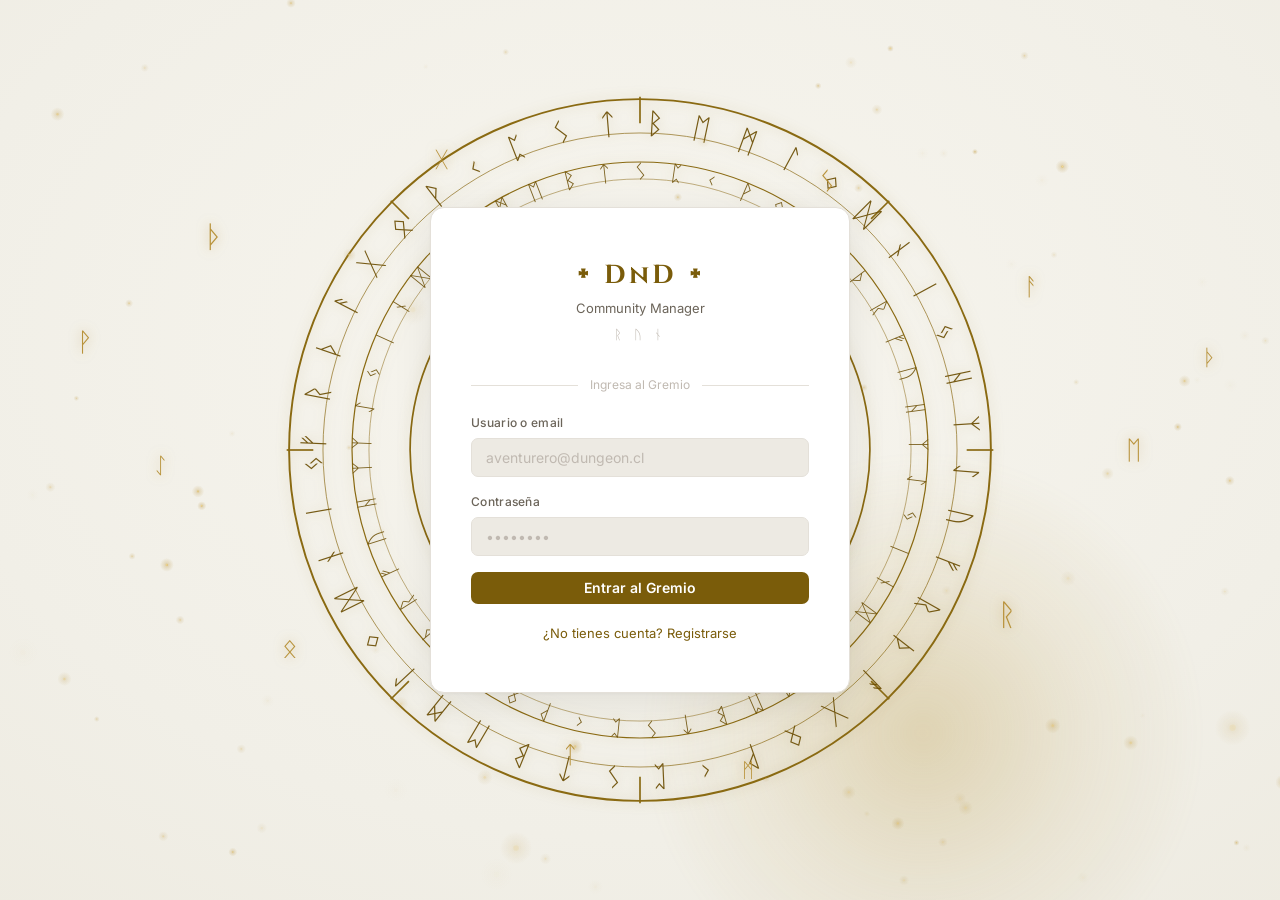
<file: index.html>
<!DOCTYPE html>
<html lang="es">
<head>
  <meta charset="UTF-8" />
  <meta name="viewport" content="width=device-width, initial-scale=1.0" />
  <title>᛭ DnD Community Manager ᛭</title>

  <!-- Google Fonts -->
  <link rel="preconnect" href="https://fonts.googleapis.com" />
  <link rel="preconnect" href="https://fonts.gstatic.com" crossorigin />
  <link href="https://fonts.googleapis.com/css2?family=Cinzel:wght@400;700&family=EB+Garamond:wght@400;500;600&family=Inter:wght@400;500;600&display=swap" rel="stylesheet" />

  <!-- Stylesheets -->
  <link rel="stylesheet" href="css/main.css?v=20260702i" />
  <link rel="stylesheet" href="css/animations.css?v=20260702i" />
  <link rel="stylesheet" href="css/components.css?v=20260702i" />
</head>
<body>
  <div id="app"></div>
  <!-- Fondo animado D&D (motas + constelaciones + runas). Expone window.DnDFondo -->
  <script src="js/dnd-fondo-animado.js?v=20260702i"></script>
  <script type="module" src="js/router.js?v=20260702i"></script>
</body>
</html>
</file>
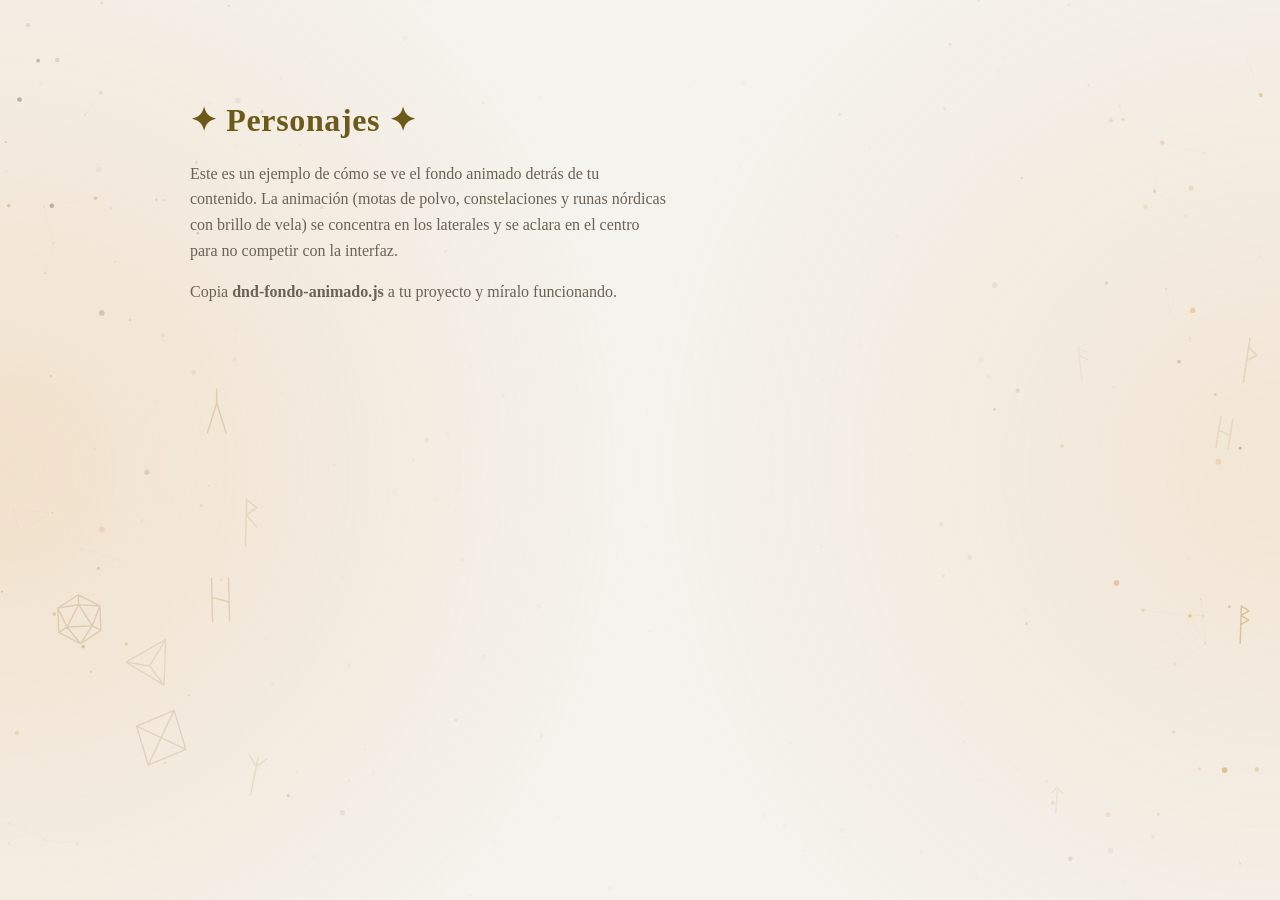
<file: assets/ejemplo_dnd-fondo-animado.html>
<!DOCTYPE html>
<html lang="es">
<head>
<meta charset="UTF-8">
<meta name="viewport" content="width=device-width, initial-scale=1.0">
<title>Fondo animado D&D — ejemplo</title>
<style>
  html, body { margin: 0; }
  /* Tu color de fondo plano va aquí (o en el contenedor). */
  body { background: #F5F3EE; min-height: 100vh; font-family: Georgia, 'Times New Roman', serif; color: #3a352c; }
  .contenido { position: relative; z-index: 1; max-width: 900px; margin: 0 auto; padding: 80px 32px; }
  h1 { color: #6b5a1a; letter-spacing: 0.02em; }
  p { color: #6a6355; line-height: 1.6; max-width: 60ch; }
</style>
</head>
<body>
  <!--
    Ejemplo 1 — Fondo de TODA la página (más simple).
    El canvas se inserta con position:fixed detrás de todo.
    Asegúrate de que tu contenido tenga position:relative y z-index >= 1
    (como .contenido de abajo) para quedar por encima de la animación.
  -->
  <div class="contenido">
    <h1>✦ Personajes ✦</h1>
    <p>Este es un ejemplo de cómo se ve el fondo animado detrás de tu contenido.
       La animación (motas de polvo, constelaciones y runas nórdicas con brillo
       de vela) se concentra en los laterales y se aclara en el centro para no
       competir con la interfaz.</p>
    <p>Copia <strong>dnd-fondo-animado.js</strong> a tu proyecto y míralo funcionando.</p>
  </div>

  <script src="dnd-fondo-animado.js"></script>
  <script>
    // Fondo de toda la ventana:
    DnDFondo.montarPantalla();

    // Si prefieres montarlo solo dentro de una sección concreta, usa esto
    // en lugar de la línea anterior:
    //   DnDFondo.montar(document.querySelector('#mi-seccion'));
    //
    // Opciones:
    //   DnDFondo.montarPantalla({ intensidad: 1.3 }); // más notorio
    //   DnDFondo.montar(el, { intensidad: 0.7 });     // más sutil
  </script>
</body>
</html>
</file>
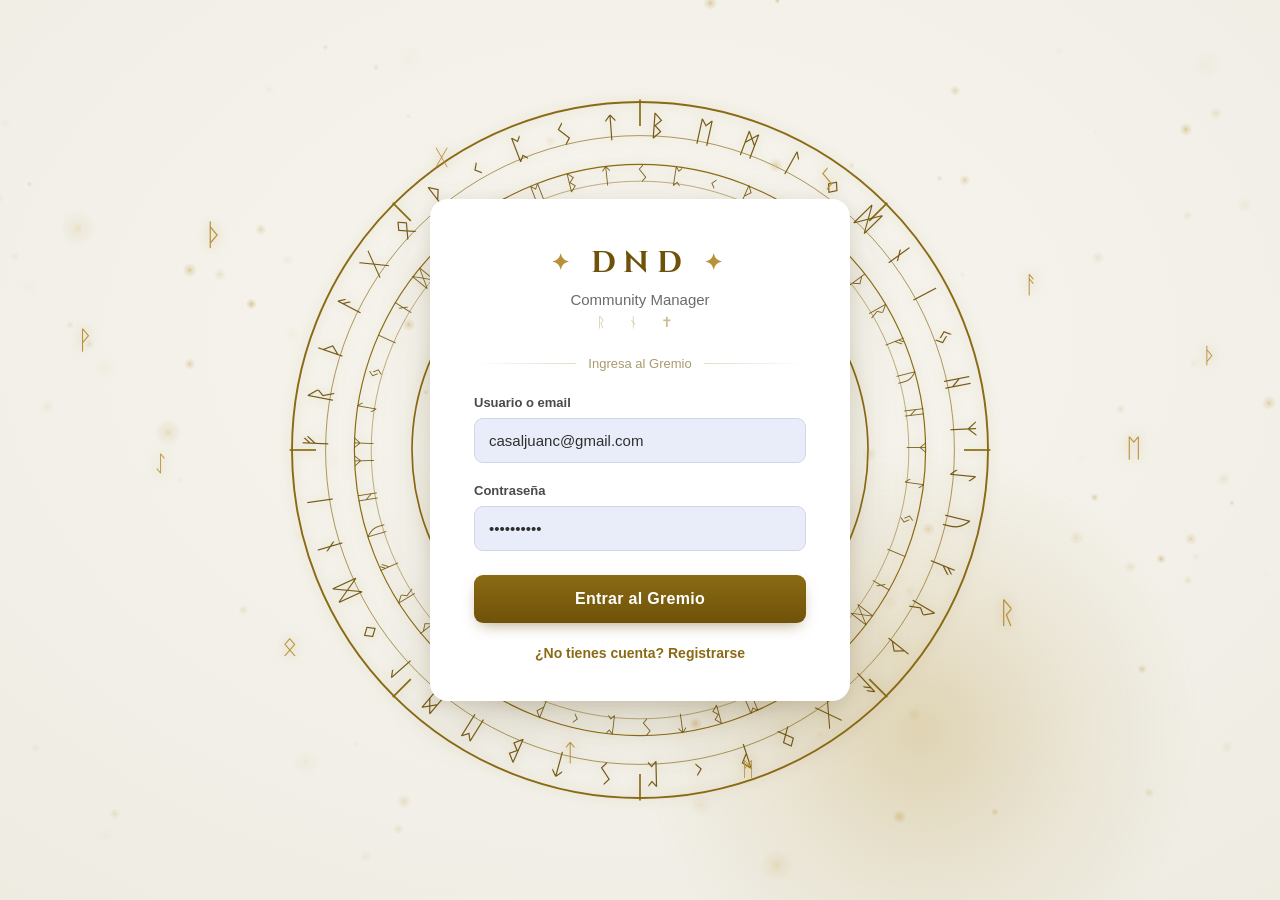
<file: assets/fondo-magico.html>
<!DOCTYPE html>
<html lang="es">
<head>
<meta charset="utf-8">
<meta name="viewport" content="width=device-width, initial-scale=1">
<title>DND Community Manager — Login</title>

<!-- ============================================================
     FUENTE (Cinzel para el logo y las runas). Opcional pero recomendada.
     ============================================================ -->
<link rel="preconnect" href="https://fonts.googleapis.com">
<link rel="preconnect" href="https://fonts.gstatic.com" crossorigin>
<link href="https://fonts.googleapis.com/css2?family=Cinzel:wght@500;600;700&display=swap" rel="stylesheet">

<style>
  * { box-sizing: border-box; }
  html, body { margin: 0; padding: 0; }

  /* ============================================================
     FONDO MÁGICO  ·  copia este bloque <style> completo a tu app
     ============================================================ */

  .dnd-scene {
    position: relative;
    width: 100%;
    min-height: 100vh;
    overflow: hidden;
    background: radial-gradient(120% 120% at 50% 38%, #f7f5ee 0%, #f1efe7 46%, #e9e5d8 100%);
    font-family: -apple-system, BlinkMacSystemFont, 'Segoe UI', Helvetica, Arial, sans-serif;
    display: flex;
    align-items: center;
    justify-content: center;
    padding: 32px 20px;
  }

  .dnd-canvas {
    position: absolute; inset: 0;
    width: 100%; height: 100%;
    pointer-events: none; z-index: 1;
  }

  .dnd-glow {
    position: absolute; left: 50%; top: 50%;
    width: min(78vmin, 560px); height: min(78vmin, 560px);
    border-radius: 50%;
    background: radial-gradient(circle, rgba(180,146,58,0.30) 0%, rgba(180,146,58,0.10) 40%, rgba(180,146,58,0) 70%);
    filter: blur(6px); z-index: 0;
    animation: dnd-pulse 7s ease-in-out infinite;
  }

  .dnd-seal {
    position: absolute; left: 50%; top: 50%;
    transform: translate(-50%, -50%);
    width: min(94vmin, 720px); height: min(94vmin, 720px);
    z-index: 0;
    animation: dnd-sealBreath 9s ease-in-out infinite;
    filter: drop-shadow(0 0 6px rgba(138,106,18,0.25));
  }

  .dnd-rot { transform-box: view-box; transform-origin: 300px 300px; }
  .dnd-cw70  { animation: dnd-spinCW  70s linear infinite; }
  .dnd-ccw96 { animation: dnd-spinCCW 96s linear infinite; }
  .dnd-cw74  { animation: dnd-spinCW  74s linear infinite; }
  .dnd-cw52  { animation: dnd-spinCW  52s linear infinite; }

  .dnd-rune {
    position: absolute;
    font-family: 'Cinzel', serif;
    color: #b8923a;
    z-index: 1;
    text-shadow: 0 0 12px rgba(184,146,58,0.6);
    animation: dnd-floatRune 12s ease-in-out infinite;
  }

  @keyframes dnd-spinCW  { from { transform: rotate(0deg); }   to { transform: rotate(360deg); } }
  @keyframes dnd-spinCCW { from { transform: rotate(0deg); }   to { transform: rotate(-360deg); } }
  @keyframes dnd-pulse {
    0%, 100% { opacity: 0.55; transform: translate(-50%, -50%) scale(1); }
    50%      { opacity: 0.9;  transform: translate(-50%, -50%) scale(1.08); }
  }
  @keyframes dnd-sealBreath { 0%, 100% { opacity: 0.16; } 50% { opacity: 0.26; } }
  @keyframes dnd-floatRune {
    0%   { transform: translateY(0)     rotate(0deg); opacity: 0; }
    12%  { opacity: var(--peak, 0.5); }
    50%  { transform: translateY(-46px) rotate(8deg); opacity: var(--peak, 0.5); }
    88%  { opacity: var(--peak, 0.5); }
    100% { transform: translateY(-92px) rotate(0deg); opacity: 0; }
  }
  @keyframes dnd-cardIn   { from { transform: translateY(20px) scale(0.975); } to { transform: translateY(0) scale(1); } }
  @keyframes dnd-cardFade { from { opacity: 0.55; } to { opacity: 1; } }

  /* respeta usuarios con "reducir movimiento" */
  @media (prefers-reduced-motion: reduce) {
    .dnd-glow, .dnd-seal, .dnd-rot, .dnd-rune { animation: none !important; }
  }

  /* ============================================================
     TARJETA DE LOGIN  ·  reemplázala por el login real de tu app.
     Solo necesitas conservar el z-index:2 para que quede por encima.
     ============================================================ */
  .dnd-card {
    position: relative; z-index: 2;
    width: 100%; max-width: 420px;
    background: #ffffff; border-radius: 18px;
    padding: 44px 44px 40px;
    box-shadow: 0 24px 60px -20px rgba(80,60,10,0.28), 0 4px 16px rgba(80,60,10,0.10);
    opacity: 1;
    animation: dnd-cardIn 0.9s cubic-bezier(.2,.7,.2,1), dnd-cardFade 0.7s ease-out;
  }
  .dnd-card .head { text-align: center; }
  .dnd-card .logo {
    font-family: 'Cinzel', serif; font-weight: 700; font-size: 30px; letter-spacing: 8px;
    color: #6f5209; display: flex; align-items: center; justify-content: center; gap: 14px;
  }
  .dnd-card .logo span { color: #b8923a; font-size: 22px; }
  .dnd-card .subtitle { margin-top: 8px; font-size: 15px; color: #6b6b6b; }
  .dnd-card .glyphs   { margin-top: 6px; font-size: 14px; letter-spacing: 10px; color: #cbb98f; }
  .dnd-card .divider  { display: flex; align-items: center; gap: 12px; margin: 26px 0 24px; color: #a89a6f; font-size: 13px; }
  .dnd-card .divider .l { flex: 1; height: 1px; background: linear-gradient(90deg, transparent, #e2dcc7); }
  .dnd-card .divider .r { flex: 1; height: 1px; background: linear-gradient(90deg, #e2dcc7, transparent); }
  .dnd-card label { display: block; font-size: 13px; font-weight: 700; color: #4a4a4a; margin-bottom: 8px; }
  .dnd-card input {
    width: 100%; padding: 13px 14px; margin-bottom: 20px;
    border: 1px solid #cdd6ee; border-radius: 9px; background: #e9edf9;
    font-size: 15px; color: #2f2f2f; outline: none;
  }
  .dnd-card input.pw { margin-bottom: 24px; }
  .dnd-card button {
    width: 100%; padding: 15px; border: none; border-radius: 9px;
    background: linear-gradient(180deg, #8a6a14, #6f5209);
    color: #fff; font-size: 16px; font-weight: 700; letter-spacing: 0.3px; cursor: pointer;
    box-shadow: 0 6px 16px -6px rgba(111,82,9,0.6);
  }
  .dnd-card button:hover { filter: brightness(1.08); }
  .dnd-card .register { text-align: center; margin-top: 22px; font-size: 14px; color: #8a6a14; font-weight: 600; cursor: pointer; }
</style>
</head>
<body>

<!-- ============================================================
     ESTRUCTURA. El contenedor .dnd-scene envuelve el fondo + tu login.
     ============================================================ -->
<div class="dnd-scene">

  <!-- 1) chispas doradas (canvas) -->
  <canvas class="dnd-canvas" id="dndCanvas"></canvas>

  <!-- 2) resplandor central -->
  <div class="dnd-glow"></div>

  <!-- 3) sello del gremio: anillos + runas girando -->
  <div class="dnd-seal">
    <svg viewBox="0 0 600 600" width="100%" height="100%" style="overflow:visible;">
      <defs>
        <path id="dnd-runeRing"  d="M 300,300 m -262,0 a 262,262 0 1,1 524,0 a 262,262 0 1,1 -524,0"></path>
        <path id="dnd-runeRing2" d="M 300,300 m -224,0 a 224,224 0 1,1 448,0 a 224,224 0 1,1 -448,0"></path>
      </defs>

      <!-- anillos externos + marcas (horario) -->
      <g class="dnd-rot dnd-cw70" fill="none" stroke="#8a6a12" stroke-width="1.6">
        <circle cx="300" cy="300" r="290"></circle>
        <circle cx="300" cy="300" r="238" stroke-width="1"></circle>
        <g stroke-width="1.4">
          <line x1="300" y1="8" x2="300" y2="30"></line>
          <line x1="592" y1="300" x2="570" y2="300"></line>
          <line x1="300" y1="592" x2="300" y2="570"></line>
          <line x1="8" y1="300" x2="30" y2="300"></line>
          <line x1="506" y1="94" x2="491" y2="109"></line>
          <line x1="506" y1="506" x2="491" y2="491"></line>
          <line x1="94" y1="506" x2="109" y2="491"></line>
          <line x1="94" y1="94" x2="109" y2="109"></line>
        </g>
      </g>

      <!-- banda de runas externa (antihorario) -->
      <g class="dnd-rot dnd-ccw96">
        <circle cx="300" cy="300" r="262" fill="none" stroke="#8a6a12" stroke-width="0.8" opacity="0.7"></circle>
        <text fill="#6f5209" font-family="'Cinzel', serif" font-size="24" letter-spacing="9" opacity="0.95">
          <textPath href="#dnd-runeRing" startOffset="0">ᚠ ᚱ ᚦ ᚨ ᚷ ᛟ ᚹ ᚲ ᛈ ᛊ ᛏ ᛒ ᛖ ᛗ ᛚ ᛜ ᛞ ᚾ ᛁ ᛃ ᚺ ᛉ ᛇ ᚢ ᚠ ᚱ ᚦ ᚨ ᚷ ᛟ ᚹ ᚲ ᛈ ᛊ ᛏ ᛒ ᛖ ᛗ ᛚ ᛜ ᛞ ᚾ ᛁ ᛃ ᚺ ᛉ ᛇ ᚢ</textPath>
        </text>
      </g>

      <!-- banda de runas interna (horario, sentido opuesto) -->
      <g class="dnd-rot dnd-cw74">
        <circle cx="300" cy="300" r="224" fill="none" stroke="#8a6a12" stroke-width="0.7" opacity="0.6"></circle>
        <text fill="#6f5209" font-family="'Cinzel', serif" font-size="18" letter-spacing="7" opacity="0.9">
          <textPath href="#dnd-runeRing2" startOffset="0">ᛉ ᛇ ᛃ ᛁ ᚾ ᛞ ᛜ ᛚ ᛗ ᛖ ᛒ ᛏ ᛊ ᛈ ᚲ ᚹ ᛟ ᚷ ᚨ ᚦ ᚱ ᚠ ᚢ ᚺ ᛉ ᛇ ᛃ ᛁ ᚾ ᛞ ᛜ ᛚ ᛗ ᛖ ᛒ ᛏ ᛊ ᛈ ᚲ ᚹ ᛟ ᚷ ᚨ ᚦ ᚱ ᚠ ᚢ ᚺ ᛉ ᛇ ᛃ ᛁ ᚾ ᛞ ᛜ ᛚ ᛗ ᛖ ᛒ ᛏ ᛊ ᛈ ᚲ ᚹ ᛟ ᚷ ᚨ ᚦ ᚱ ᚠ ᚢ ᚺ</textPath>
        </text>
      </g>

      <!-- geometría interna: hexagrama (horario) -->
      <g class="dnd-rot dnd-cw52" fill="none" stroke="#8a6a12" stroke-width="1.4">
        <circle cx="300" cy="300" r="190"></circle>
        <circle cx="300" cy="300" r="150" stroke-width="1"></circle>
        <polygon points="300,110 135,395 465,395" stroke-width="1.3"></polygon>
        <polygon points="300,490 135,205 465,205" stroke-width="1.3"></polygon>
        <circle cx="300" cy="300" r="60" stroke-width="1"></circle>
      </g>
    </svg>
  </div>

  <!-- 4) runas flotantes -->
  <span class="dnd-rune" style="left:16%; top:24%; font-size:30px; --peak:0.42; animation-duration:11s;">ᚦ</span>
  <span class="dnd-rune" style="left:80%; top:30%; font-size:24px; --peak:0.36; animation-duration:13s; animation-delay:2s;">ᚨ</span>
  <span class="dnd-rune" style="left:22%; top:70%; font-size:26px; --peak:0.4;  animation-duration:12s; animation-delay:4s;">ᛟ</span>
  <span class="dnd-rune" style="left:78%; top:66%; font-size:30px; --peak:0.38; animation-duration:14s; animation-delay:1.5s;">ᚱ</span>
  <span class="dnd-rune" style="left:12%; top:50%; font-size:22px; --peak:0.32; animation-duration:15s; animation-delay:3s;">ᛇ</span>
  <span class="dnd-rune" style="left:88%; top:48%; font-size:26px; --peak:0.34; animation-duration:12.5s; animation-delay:5s;">ᛖ</span>
  <span class="dnd-rune" style="left:34%; top:16%; font-size:22px; --peak:0.34; animation-duration:13.5s; animation-delay:6.5s;">ᚷ</span>
  <span class="dnd-rune" style="left:64%; top:18%; font-size:28px; --peak:0.4;  animation-duration:11.5s; animation-delay:8s;">ᛊ</span>
  <span class="dnd-rune" style="left:44%; top:82%; font-size:24px; --peak:0.36; animation-duration:12.8s; animation-delay:2.8s;">ᛏ</span>
  <span class="dnd-rune" style="left:58%; top:84%; font-size:20px; --peak:0.3;  animation-duration:14.5s; animation-delay:7s;">ᛗ</span>
  <span class="dnd-rune" style="left:6%;  top:36%; font-size:26px; --peak:0.32; animation-duration:13.2s; animation-delay:9.5s;">ᚹ</span>
  <span class="dnd-rune" style="left:94%; top:38%; font-size:22px; --peak:0.3;  animation-duration:12.2s; animation-delay:4.5s;">ᚦ</span>

  <!-- ==========================================================
       TU LOGIN. Sustituye este bloque por el formulario real
       de tu app (mantén una clase con position:relative; z-index:2).
       ========================================================== -->
  <div class="dnd-card">
    <div class="head">
      <div class="logo"><span>✦</span>DND<span>✦</span></div>
      <div class="subtitle">Community Manager</div>
      <div class="glyphs">ᚱ ᚾ ✝</div>
    </div>
    <div class="divider"><span class="l"></span><span>Ingresa al Gremio</span><span class="r"></span></div>
    <label for="dndUser">Usuario o email</label>
    <input id="dndUser" type="text" value="casaljuanc@gmail.com">
    <label for="dndPass">Contraseña</label>
    <input id="dndPass" class="pw" type="password" value="password12">
    <button type="button">Entrar al Gremio</button>
    <div class="register">¿No tienes cuenta? Registrarse</div>
  </div>

</div>

<!-- ============================================================
     CHISPAS DORADAS (canvas). Copia este <script> a tu app.
     Busca el canvas por id="dndCanvas".
     ============================================================ -->
<script>
(function () {
  var canvas = document.getElementById('dndCanvas');
  if (!canvas || window.matchMedia('(prefers-reduced-motion: reduce)').matches) return;
  var ctx = canvas.getContext('2d');
  var w = 0, h = 0, dpr = Math.min(window.devicePixelRatio || 1, 2);
  var particles = [];
  function rand(a, b) { return a + Math.random() * (b - a); }

  function build() {
    var count = Math.round(Math.min(180, Math.max(85, (w * h) / 11000)));
    particles = [];
    for (var i = 0; i < count; i++) {
      var big = Math.random() < 0.14;
      particles.push({
        x: Math.random() * w, y: Math.random() * h,
        r: big ? rand(2.6, 4.6) : rand(0.7, 2.0),
        sy: big ? rand(4, 9) : rand(9, 22),
        sway: rand(6, 22), swaySpeed: rand(0.2, 0.7),
        phase: Math.random() * Math.PI * 2, tw: rand(0.5, 1.6),
        base: big ? rand(0.10, 0.22) : rand(0.20, 0.55)
      });
    }
  }
  function resize() {
    w = canvas.clientWidth; h = canvas.clientHeight;
    canvas.width = Math.round(w * dpr); canvas.height = Math.round(h * dpr);
    ctx.setTransform(dpr, 0, 0, dpr, 0, 0);
    build();
  }
  resize();
  window.addEventListener('resize', resize);

  var last = performance.now();
  function draw(now) {
    var dt = Math.min(0.05, (now - last) / 1000); last = now;
    var t = now / 1000;
    ctx.clearRect(0, 0, w, h);
    ctx.globalCompositeOperation = 'lighter';
    for (var i = 0; i < particles.length; i++) {
      var p = particles[i];
      p.y -= p.sy * dt;
      if (p.y < -12) { p.y = h + 12; p.x = Math.random() * w; }
      var x = p.x + Math.sin(t * p.swaySpeed + p.phase) * p.sway;
      var op = p.base * (0.55 + 0.45 * Math.sin(t * p.tw + p.phase));
      var g = ctx.createRadialGradient(x, p.y, 0, x, p.y, p.r * 4);
      g.addColorStop(0, 'rgba(203,166,80,' + op + ')');
      g.addColorStop(0.35, 'rgba(184,146,58,' + (op * 0.5) + ')');
      g.addColorStop(1, 'rgba(184,146,58,0)');
      ctx.fillStyle = g;
      ctx.beginPath(); ctx.arc(x, p.y, p.r * 4, 0, Math.PI * 2); ctx.fill();
      ctx.fillStyle = 'rgba(240,222,170,' + Math.min(1, op * 1.4) + ')';
      ctx.beginPath(); ctx.arc(x, p.y, p.r * 0.7, 0, Math.PI * 2); ctx.fill();
    }
    ctx.globalCompositeOperation = 'source-over';
    requestAnimationFrame(draw);
  }
  requestAnimationFrame(draw);
})();
</script>

</body>
</html>
</file>
<file: css/main.css>
/* ============================================
   RESET
   ============================================ */
*, *::before, *::after {
  box-sizing: border-box;
  margin: 0;
  padding: 0;
}

/* ============================================
   DESIGN TOKENS — Light Theme
   ============================================ */
:root {
  /* Backgrounds — warm off-white palette */
  --void:        #F5F3EE;   /* page background */
  --stone:       #FFFFFF;   /* cards, panels, nav */
  --stone-light: #EDEAE3;   /* inputs, hover states */
  --border:      #E4E0D9;   /* subtle warm borders */

  /* Gold accent — darkened for light backgrounds */
  --gold:        #7A5C0A;   /* primary gold (readable on white) */
  --gold-dim:    #C9A84C;   /* decorative, lighter */
  --gold-glow:   rgba(122, 92, 10, 0.08);

  /* Crimson accent — combat, alerts */
  --crimson:     #9B2335;
  --crimson-dim: rgba(155, 35, 53, 0.08);

  /* Text */
  --ink:         #1A1714;   /* near-black, warm */
  --ink-muted:   #6B6459;   /* warm medium gray */
  --ink-faint:   #C0B9B1;   /* disabled / very subtle */

  /* Semantic */
  --success:     #2D6A4F;
  --warning:     #8B5E00;
  --danger:      var(--crimson);

  /* Typography */
  --font-display: 'Cinzel', 'Palatino Linotype', serif;
  --font-body:    'EB Garamond', Georgia, serif;
  --font-ui:      'Inter', system-ui, sans-serif;
  --font-mono:    'JetBrains Mono', monospace;

  /* Easings */
  --ease-spring:   cubic-bezier(0.34, 1.56, 0.64, 1);
  --ease-smooth:   cubic-bezier(0.4, 0, 0.2, 1);
  --ease-out-expo: cubic-bezier(0.16, 1, 0.3, 1);

  /* Durations */
  --dur-instant:  80ms;
  --dur-fast:     150ms;
  --dur-normal:   250ms;
  --dur-slow:     400ms;
  --dur-dramatic: 600ms;

  /* Nav */
  --nav-height: 64px;
}

/* ============================================
   BASE
   ============================================ */
body {
  background: var(--void);
  color: var(--ink);
  font-family: var(--font-ui);
  min-height: 100vh;
  line-height: 1.5;
  -webkit-font-smoothing: antialiased;
}

/* ============================================
   APP SHELL — Top Nav Layout
   ============================================ */
.app-shell {
  display: block;
  min-height: 100vh;
  padding-top: var(--nav-height);
  /* Por encima del canvas del fondo animado (position:fixed; z-index:0). */
  position: relative;
  z-index: 1;
}

/* ---- Top Nav ---- */
.app-nav {
  position: fixed;
  top: 0;
  left: 0;
  right: 0;
  height: var(--nav-height);
  /* Transparente para mezclarse con el fondo animado; leve blur + degradado
     hacia arriba para mantener legibilidad de los enlaces. */
  background: linear-gradient(to bottom,
    rgba(245, 243, 238, 0.72),
    rgba(245, 243, 238, 0.32) 70%,
    rgba(245, 243, 238, 0));
  -webkit-backdrop-filter: blur(6px);
  backdrop-filter: blur(6px);
  border-bottom: none;
  z-index: 200;
  display: flex;
  align-items: center;
}

.app-nav__inner {
  max-width: 1300px;
  width: 100%;
  margin: 0 auto;
  padding: 0 40px;
  display: flex;
  align-items: center;
  gap: 0;
}

.nav-brand {
  font-family: var(--font-display);
  font-size: 15px;
  font-weight: 700;
  color: var(--gold);
  letter-spacing: 2px;
  white-space: nowrap;
  text-decoration: none;
  cursor: pointer;
  margin-right: 40px;
  flex-shrink: 0;
}

/* ---- Nav Links (desktop) ---- */
.nav-links {
  display: flex;
  align-items: center;
  gap: 2px;
  flex: 1;
}

.nav-link {
  display: flex;
  align-items: center;
  gap: 5px;
  padding: 7px 13px;
  border-radius: 7px;
  font-size: 14px;
  font-weight: 500;
  color: var(--ink-muted);
  text-decoration: none;
  border: none;
  background: none;
  cursor: pointer;
  font-family: var(--font-ui);
  transition: color var(--dur-fast), background var(--dur-fast);
  white-space: nowrap;
}

.nav-link:hover {
  color: var(--ink);
  background: var(--stone-light);
}

.nav-link.active {
  color: var(--gold);
  background: var(--gold-glow);
}

/* ---- Dropdown Group ---- */
.nav-dropdown {
  position: relative;
}

.nav-dropdown__trigger {
  display: flex;
  align-items: center;
  gap: 5px;
  padding: 7px 13px;
  border-radius: 7px;
  font-size: 14px;
  font-weight: 500;
  color: var(--ink-muted);
  background: none;
  border: none;
  cursor: pointer;
  font-family: var(--font-ui);
  transition: color var(--dur-fast), background var(--dur-fast);
  white-space: nowrap;
}

.nav-dropdown__trigger:hover,
.nav-dropdown.open .nav-dropdown__trigger {
  color: var(--ink);
  background: var(--stone-light);
}

.nav-dropdown.open .nav-dropdown__trigger {
  color: var(--gold);
}

.nav-dropdown__chevron {
  font-size: 10px;
  display: inline-block;
  transition: transform var(--dur-fast) var(--ease-smooth);
  opacity: 0.6;
}

.nav-dropdown.open .nav-dropdown__chevron {
  transform: rotate(180deg);
}

.nav-dropdown__panel {
  position: absolute;
  top: calc(100% + 10px);
  left: 50%;
  transform: translateX(-50%) translateY(-6px);
  background: var(--stone);
  border: 1px solid var(--border);
  border-radius: 12px;
  padding: 6px;
  min-width: 230px;
  box-shadow: 0 12px 40px rgba(0, 0, 0, 0.10), 0 2px 6px rgba(0, 0, 0, 0.04);
  opacity: 0;
  visibility: hidden;
  transition: opacity var(--dur-normal) var(--ease-out-expo),
              transform var(--dur-normal) var(--ease-out-expo),
              visibility var(--dur-normal);
  z-index: 300;
  pointer-events: none;
}

.nav-dropdown.open .nav-dropdown__panel {
  opacity: 1;
  visibility: visible;
  transform: translateX(-50%) translateY(0);
  pointer-events: auto;
}

.nav-dropdown__label {
  font-size: 10px;
  font-weight: 600;
  letter-spacing: 1px;
  text-transform: uppercase;
  color: var(--ink-faint);
  padding: 8px 10px 4px;
}

.nav-dropdown__item {
  display: flex;
  align-items: center;
  gap: 11px;
  padding: 9px 10px;
  border-radius: 8px;
  text-decoration: none;
  cursor: pointer;
  border: none;
  background: none;
  width: 100%;
  text-align: left;
  font-family: var(--font-ui);
  transition: background var(--dur-fast);
}

.nav-dropdown__item:hover {
  background: var(--stone-light);
}

.nav-dropdown__item.active .nav-dropdown__item-name {
  color: var(--gold);
}

.nav-dropdown__icon {
  font-size: 17px;
  flex-shrink: 0;
  width: 28px;
  height: 28px;
  display: flex;
  align-items: center;
  justify-content: center;
  background: var(--stone-light);
  border-radius: 7px;
}

.nav-dropdown__text {
  display: flex;
  flex-direction: column;
  gap: 1px;
}

.nav-dropdown__item-name {
  font-size: 13px;
  font-weight: 600;
  color: var(--ink);
  line-height: 1.2;
}

.nav-dropdown__item-desc {
  font-size: 11px;
  color: var(--ink-muted);
  line-height: 1.3;
}

/* ---- Disabled nav items ---- */
.nav-link--disabled {
  opacity: 0.4;
  cursor: default;
  pointer-events: none;
}

.nav-dropdown__item--disabled {
  opacity: 0.45;
  cursor: not-allowed;
}

.nav-dropdown__item--disabled:hover {
  background: none;
}

.nav-drawer__link--disabled {
  opacity: 0.4;
  cursor: not-allowed;
}

.nav-soon {
  display: inline-block;
  font-size: 9px;
  font-weight: 600;
  text-transform: uppercase;
  letter-spacing: 0.05em;
  color: var(--ink-muted);
  background: var(--stone-light);
  border: 1px solid var(--border);
  border-radius: 4px;
  padding: 1px 5px;
  margin-top: 3px;
}

/* ---- User Area ---- */
.nav-user {
  display: flex;
  align-items: center;
  gap: 10px;
  margin-left: auto;
  flex-shrink: 0;
}

.nav-avatar {
  width: 32px;
  height: 32px;
  border-radius: 50%;
  background: var(--gold-glow);
  border: 2px solid var(--gold-dim);
  display: flex;
  align-items: center;
  justify-content: center;
  font-family: var(--font-display);
  font-size: 12px;
  font-weight: 700;
  color: var(--gold);
  flex-shrink: 0;
}

.nav-username {
  font-size: 13px;
  font-weight: 500;
  color: var(--ink);
  max-width: 120px;
  overflow: hidden;
  text-overflow: ellipsis;
  white-space: nowrap;
}

.nav-role {
  font-size: 11px;
  color: var(--ink-muted);
  text-transform: capitalize;
}

.nav-logout {
  padding: 6px 14px;
  border-radius: 7px;
  font-size: 13px;
  font-weight: 500;
  color: var(--ink-muted);
  background: none;
  border: 1px solid var(--border);
  cursor: pointer;
  font-family: var(--font-ui);
  transition: color var(--dur-fast), border-color var(--dur-fast), background var(--dur-fast);
  flex-shrink: 0;
}

.nav-logout:hover {
  color: var(--crimson);
  border-color: var(--crimson);
  background: var(--crimson-dim);
}

/* ---- Hamburger (mobile only) ---- */
.nav-burger {
  display: none;
  background: none;
  border: none;
  cursor: pointer;
  padding: 8px;
  color: var(--ink);
  margin-left: auto;
  border-radius: 7px;
  transition: background var(--dur-fast);
}

.nav-burger:hover {
  background: var(--stone-light);
}

.nav-burger svg {
  display: block;
  width: 20px;
  height: 20px;
}

/* ---- Main Content Area ---- */
.main-content {
  min-height: calc(100vh - var(--nav-height));
  max-width: 1300px;
  margin-left: auto;
  margin-right: auto;
}

/* ============================================
   MOBILE DRAWER
   ============================================ */
.nav-drawer {
  display: none;
  position: fixed;
  inset: 0;
  z-index: 400;
}

.nav-drawer.open {
  display: block;
}

.nav-drawer__backdrop {
  position: absolute;
  inset: 0;
  background: rgba(26, 23, 20, 0.35);
  backdrop-filter: blur(3px);
  -webkit-backdrop-filter: blur(3px);
  animation: fadeIn var(--dur-normal) var(--ease-smooth) both;
}

.nav-drawer__panel {
  position: absolute;
  top: 0;
  right: 0;
  bottom: 0;
  width: 280px;
  background: var(--stone);
  padding: 0 0 24px;
  overflow-y: auto;
  transform: translateX(100%);
  transition: transform var(--dur-normal) var(--ease-out-expo);
  box-shadow: -6px 0 40px rgba(0, 0, 0, 0.12);
}

.nav-drawer.open .nav-drawer__panel {
  transform: translateX(0);
}

.nav-drawer__header {
  display: flex;
  align-items: center;
  justify-content: space-between;
  padding: 16px 20px;
  border-bottom: 1px solid var(--border);
  margin-bottom: 8px;
}

.nav-drawer__brand {
  font-family: var(--font-display);
  font-size: 14px;
  font-weight: 700;
  color: var(--gold);
  letter-spacing: 1.5px;
}

.nav-drawer__close {
  background: none;
  border: none;
  cursor: pointer;
  padding: 6px;
  color: var(--ink-muted);
  border-radius: 6px;
  font-size: 18px;
  line-height: 1;
  transition: background var(--dur-fast);
}

.nav-drawer__close:hover {
  background: var(--stone-light);
  color: var(--ink);
}

.nav-drawer__section {
  font-size: 10px;
  font-weight: 600;
  letter-spacing: 1px;
  text-transform: uppercase;
  color: var(--ink-faint);
  padding: 12px 20px 4px;
}

.nav-drawer__link {
  display: flex;
  align-items: center;
  gap: 10px;
  padding: 10px 20px;
  font-size: 14px;
  font-weight: 500;
  color: var(--ink-muted);
  text-decoration: none;
  cursor: pointer;
  border: none;
  background: none;
  width: 100%;
  text-align: left;
  font-family: var(--font-ui);
  transition: background var(--dur-fast), color var(--dur-fast);
}

.nav-drawer__link:hover {
  background: var(--stone-light);
  color: var(--ink);
}

.nav-drawer__link.active {
  color: var(--gold);
  background: var(--gold-glow);
}

.nav-drawer__link-icon {
  width: 28px;
  height: 28px;
  display: flex;
  align-items: center;
  justify-content: center;
  background: var(--stone-light);
  border-radius: 7px;
  font-size: 15px;
  flex-shrink: 0;
}

.nav-drawer__user {
  display: flex;
  align-items: center;
  gap: 10px;
  padding: 16px 20px;
  border-top: 1px solid var(--border);
  margin-top: 16px;
}

.nav-drawer__logout {
  width: calc(100% - 40px);
  margin: 8px 20px 0;
  padding: 9px;
  border-radius: 8px;
  font-size: 13px;
  font-weight: 500;
  color: var(--crimson);
  background: var(--crimson-dim);
  border: 1px solid rgba(155, 35, 53, 0.2);
  cursor: pointer;
  font-family: var(--font-ui);
  transition: background var(--dur-fast);
}

.nav-drawer__logout:hover {
  background: rgba(155, 35, 53, 0.15);
}

/* ============================================
   PAGE STRUCTURE
   ============================================ */
.page-header {
  margin-bottom: 28px;
}

.page-header h2 {
  font-family: var(--font-display);
  font-size: 22px;
  color: var(--gold);
  letter-spacing: 1px;
  font-weight: 400;
}

.page-header p {
  color: var(--ink-muted);
  font-size: 14px;
  margin-top: 6px;
}

.section-title {
  font-family: var(--font-display);
  font-size: 13px;
  color: var(--gold);
  letter-spacing: 1px;
  margin-bottom: 16px;
  padding-bottom: 8px;
  border-bottom: 1px solid var(--border);
  text-transform: uppercase;
}

/* ============================================
   CARDS
   ============================================ */
.card {
  background: var(--stone);
  border: 1px solid var(--border);
  border-radius: 10px;
  padding: 20px;
  transition: transform var(--dur-fast) var(--ease-smooth),
              box-shadow var(--dur-fast) var(--ease-smooth);
}

.card:hover {
  transform: translateY(-2px);
  box-shadow: 0 6px 24px rgba(0, 0, 0, 0.07), 0 0 0 1px var(--gold-dim);
}

.section-card {
  background: var(--stone);
  border: 1px solid var(--border);
  border-radius: 10px;
  padding: 20px;
  margin-bottom: 20px;
}

/* ============================================
   GRIDS
   ============================================ */
.grid-2 {
  display: grid;
  grid-template-columns: repeat(auto-fill, minmax(280px, 1fr));
  gap: 16px;
}

.grid-4 {
  display: grid;
  grid-template-columns: repeat(auto-fill, minmax(200px, 1fr));
  gap: 12px;
}

.grid-5 {
  display: grid;
  grid-template-columns: repeat(5, 1fr);
  gap: 12px;
}

/* ============================================
   STAT CARDS
   ============================================ */
.stat-card {
  text-align: center;
}

.stat-card .stat-icon {
  font-size: 24px;
  margin-bottom: 8px;
}

.stat-card .stat-value {
  font-family: var(--font-display);
  font-size: 36px;
  color: var(--gold);
  font-weight: 700;
  line-height: 1;
}

.stat-card .stat-label {
  font-size: 11px;
  color: var(--ink-muted);
  text-transform: uppercase;
  letter-spacing: 1px;
  margin-top: 4px;
}

/* ============================================
   FORMS
   ============================================ */
.input {
  width: 100%;
  background: var(--stone-light);
  border: 1px solid var(--border);
  color: var(--ink);
  padding: 10px 14px;
  border-radius: 7px;
  font-size: 14px;
  font-family: var(--font-ui);
  outline: none;
  transition: border-color var(--dur-fast), box-shadow var(--dur-fast);
  box-sizing: border-box;
}

.input:focus {
  border-color: var(--gold-dim);
  box-shadow: 0 0 0 3px var(--gold-glow);
  background: var(--stone);
}

.input::placeholder {
  color: var(--ink-faint);
}

.form-group {
  margin-bottom: 16px;
}

.form-label {
  display: block;
  font-size: 12px;
  font-weight: 500;
  color: var(--ink-muted);
  margin-bottom: 6px;
  letter-spacing: 0.3px;
}

/* ============================================
   BUTTONS
   ============================================ */
.btn {
  display: inline-flex;
  align-items: center;
  justify-content: center;
  gap: 8px;
  padding: 9px 18px;
  border-radius: 7px;
  font-size: 14px;
  font-weight: 500;
  cursor: pointer;
  border: none;
  font-family: var(--font-ui);
  transition: all var(--dur-fast) var(--ease-spring);
  line-height: 1;
}

.btn:active {
  transform: scale(0.97);
  transition-duration: var(--dur-instant);
}

.btn-primary {
  background: var(--gold);
  color: #FFFFFF;
  font-weight: 600;
}

.btn-primary:hover {
  background: #8B6A0A;
}

.btn-ghost {
  background: transparent;
  border: 1px solid var(--border);
  color: var(--ink-muted);
}

.btn-ghost:hover {
  border-color: var(--gold-dim);
  color: var(--ink);
  background: var(--stone-light);
}

.btn-danger {
  background: var(--crimson);
  color: #FFFFFF;
}

.btn-danger:hover {
  background: #7D1C2A;
}

.btn-full {
  width: 100%;
}

/* ============================================
   BADGES
   ============================================ */
.badge {
  display: inline-flex;
  align-items: center;
  padding: 3px 9px;
  border-radius: 20px;
  font-size: 11px;
  font-weight: 500;
}

.badge-gold    { background: rgba(201, 168, 76, 0.15); color: var(--gold); }
.badge-success { background: rgba(45, 106, 79, 0.12);  color: var(--success); }
.badge-danger  { background: var(--crimson-dim);        color: var(--crimson); }
.badge-muted   { background: var(--stone-light);        color: var(--ink-muted); }

/* ============================================
   HP BAR
   ============================================ */
.hp-bar {
  height: 6px;
  background: var(--stone-light);
  border-radius: 3px;
  overflow: hidden;
  margin-top: 8px;
}

.hp-bar-fill {
  height: 100%;
  border-radius: 3px;
  transition: width 0.4s var(--ease-smooth);
}

/* ============================================
   LOADING & EMPTY STATES
   ============================================ */
.loading-overlay {
  display: flex;
  align-items: center;
  justify-content: center;
  padding: 40px;
  flex-direction: column;
  gap: 12px;
}

.loading-overlay p {
  color: var(--ink-muted);
  font-size: 13px;
}

.empty-state {
  text-align: center;
  padding: 48px 20px;
  color: var(--ink-muted);
}

.empty-state .empty-icon {
  font-size: 40px;
  margin-bottom: 12px;
}

.empty-state p {
  font-size: 14px;
}

/* ============================================
   LOGIN PAGE
   ============================================ */
.login-page {
  min-height: 100vh;
  display: flex;
  align-items: center;
  justify-content: center;
  background: var(--void);
  padding: 20px;
}

.login-card {
  background: var(--stone);
  border: 1px solid var(--border);
  border-radius: 14px;
  padding: 48px 40px;
  width: 100%;
  max-width: 420px;
  box-shadow: 0 8px 40px rgba(0, 0, 0, 0.08), 0 1px 3px rgba(0, 0, 0, 0.04);
}

.login-logo {
  text-align: center;
  margin-bottom: 32px;
}

.login-logo h1 {
  font-family: var(--font-display);
  font-size: 26px;
  color: var(--gold);
  letter-spacing: 3px;
  font-weight: 700;
}

.login-logo .subtitle {
  font-size: 13px;
  color: var(--ink-muted);
  margin-top: 4px;
}

.login-logo .runes {
  color: var(--ink-faint);
  font-size: 13px;
  margin-top: 6px;
  letter-spacing: 4px;
}

.login-divider {
  display: flex;
  align-items: center;
  gap: 12px;
  margin: 20px 0;
}

.login-divider .line {
  height: 1px;
  flex: 1;
  background: var(--border);
}

.login-divider .rune {
  color: var(--ink-faint);
  font-size: 12px;
  white-space: nowrap;
}

.login-switch {
  text-align: center;
  margin-top: 20px;
  font-size: 13px;
  color: var(--ink-muted);
}

.login-switch a {
  color: var(--gold);
  text-decoration: none;
  cursor: pointer;
}

.login-switch a:hover {
  text-decoration: underline;
}

/* ============================================
   CHARACTER CARD
   ============================================ */
.character-card__header {
  display: flex;
  align-items: flex-start;
  gap: 12px;
  margin-bottom: 12px;
}

.character-card__portrait {
  width: 40px;
  height: 40px;
  border-radius: 8px;
  background: var(--stone-light);
  display: flex;
  align-items: center;
  justify-content: center;
  font-size: 20px;
  flex-shrink: 0;
}

.character-card__info {
  flex: 1;
  min-width: 0;
}

.character-card__name {
  font-weight: 600;
  font-size: 14px;
  color: var(--ink);
  overflow: hidden;
  text-overflow: ellipsis;
  white-space: nowrap;
}

.character-card__meta {
  font-size: 12px;
  color: var(--ink-muted);
  margin-top: 2px;
}

.character-card__stats {
  display: grid;
  grid-template-columns: repeat(6, 1fr);
  gap: 6px;
  padding-top: 12px;
  border-top: 1px solid var(--border);
  margin-top: 12px;
}

.character-card__stat {
  text-align: center;
}

.character-card__stat-value {
  font-family: var(--font-mono);
  font-size: 16px;
  font-weight: 600;
  color: var(--ink);
  line-height: 1;
}

.character-card__stat-label {
  font-size: 9px;
  color: var(--ink-muted);
  text-transform: uppercase;
  letter-spacing: 0.3px;
  margin-top: 3px;
}

/* ============================================
   EVENT / ACTIVITY LIST
   ============================================ */
.event-item {
  display: flex;
  gap: 12px;
  padding: 10px 0;
  border-bottom: 1px solid var(--border);
}

.event-item:last-child {
  border-bottom: none;
}

.event-icon {
  font-size: 18px;
  flex-shrink: 0;
  width: 36px;
  height: 36px;
  display: flex;
  align-items: center;
  justify-content: center;
  background: var(--stone-light);
  border-radius: 8px;
}

.event-content {
  flex: 1;
  min-width: 0;
}

.event-action {
  font-size: 13px;
  font-weight: 500;
  color: var(--ink);
  line-height: 1.3;
}

.event-meta {
  font-size: 11px;
  color: var(--ink-muted);
  margin-top: 3px;
}

/* ============================================
   RESPONSIVE
   ============================================ */
@media (max-width: 900px) {
  .grid-5 {
    grid-template-columns: repeat(3, 1fr);
  }
}

@media (max-width: 768px) {
  .nav-links,
  .nav-user,
  .nav-logout {
    display: none;
  }

  .nav-burger {
    display: flex;
    align-items: center;
    justify-content: center;
  }

  .app-nav__inner {
    padding: 0 20px;
  }
}

@media (max-width: 600px) {
  .grid-5 {
    grid-template-columns: repeat(2, 1fr);
  }

  .login-card {
    padding: 32px 24px;
  }
}
</file>
<file: css/animations.css>
/* ============================================
   KEYFRAMES
   ============================================ */
@keyframes fadeInUp {
  from {
    opacity: 0;
    transform: translateY(12px);
  }
  to {
    opacity: 1;
    transform: translateY(0);
  }
}

@keyframes fadeIn {
  from { opacity: 0; }
  to   { opacity: 1; }
}

@keyframes slideInRight {
  from {
    opacity: 0;
    transform: translateX(20px);
  }
  to {
    opacity: 1;
    transform: translateX(0);
  }
}

@keyframes slideInLeft {
  from {
    opacity: 0;
    transform: translateX(-20px);
  }
  to {
    opacity: 1;
    transform: translateX(0);
  }
}

@keyframes spin {
  to { transform: rotate(360deg); }
}

@keyframes pulse {
  0%, 100% { opacity: 1; }
  50%       { opacity: 0.5; }
}

@keyframes diceRoll {
  0%   { transform: rotate(0deg)   scale(1); }
  25%  { transform: rotate(180deg) scale(1.2); }
  50%  { transform: rotate(270deg) scale(0.9); }
  75%  { transform: rotate(340deg) scale(1.1); }
  100% { transform: rotate(360deg) scale(1); }
}

@keyframes shake {
  0%, 100% { transform: translateX(0); }
  20%      { transform: translateX(-8px); }
  40%      { transform: translateX(8px); }
  60%      { transform: translateX(-6px); }
  80%      { transform: translateX(6px); }
}

@keyframes progressBar {
  from { width: 100%; }
  to   { width: 0%; }
}

@keyframes modalIn {
  from { opacity: 0; transform: scale(0.95); }
  to   { opacity: 1; transform: scale(1); }
}

@keyframes fadeSlideIn {
  from { opacity: 0; transform: translateY(16px); }
  to   { opacity: 1; transform: translateY(0); }
}

/* ============================================
   UTILITY CLASSES
   ============================================ */
.page-enter {
  animation: fadeInUp var(--dur-slow) var(--ease-out-expo) both;
}

.fade-in {
  animation: fadeIn var(--dur-normal) var(--ease-smooth) both;
}

/* Stagger delays */
.stagger-1 { animation-delay: 0ms; }
.stagger-2 { animation-delay: 60ms; }
.stagger-3 { animation-delay: 120ms; }
.stagger-4 { animation-delay: 180ms; }
.stagger-5 { animation-delay: 240ms; }
.stagger-6 { animation-delay: 300ms; }

.shake {
  animation: shake 0.4s var(--ease-smooth);
}

/* ============================================
   FONDO MÁGICO — login (ver assets/fondo-magico.html)
   Sello del gremio girando + runas + resplandor + chispas (canvas).
   La sección REDUCED MOTION de más abajo desactiva todas estas animaciones.
   ============================================ */
.login-page {
  position: relative;
  overflow: hidden;
  /* Alto EXACTO del display (no min-height): la escena y el canvas miden lo
     mismo que la pantalla y el fondo, así nunca aparece scroll vertical de
     página. En móvil, dvh se ajusta a la barra del navegador (100vh se pasaba). */
  height: 100vh;
  height: 100dvh;
  background: radial-gradient(120% 120% at 50% 38%, #f7f5ee 0%, #f1efe7 46%, #e9e5d8 100%);
}
/* La tarjeta queda por encima del fondo; si un formulario largo (registro) no
   cabe, hace scroll DENTRO de la tarjeta, no en la página. */
.login-card {
  position: relative;
  z-index: 2;
  max-height: calc(100vh - 24px);
  max-height: calc(100dvh - 24px);
  overflow-y: auto;
}

/* Móvil (< 465px): menos padding para que el formulario quepa sin scroll */
@media (max-width: 465px) {
  .login-page { padding: 12px; }
  .login-card { padding: 28px 20px; }
}

.dnd-canvas {
  position: absolute; inset: 0;
  width: 100%; height: 100%;
  pointer-events: none; z-index: 1;
}
.dnd-glow {
  position: absolute; left: 50%; top: 50%;
  width: min(78vmin, 560px); height: min(78vmin, 560px);
  border-radius: 50%; pointer-events: none; z-index: 0;
  background: radial-gradient(circle, rgba(180,146,58,0.30) 0%, rgba(180,146,58,0.10) 40%, rgba(180,146,58,0) 70%);
  filter: blur(6px);
  animation: dnd-pulse 7s ease-in-out infinite;
}
.dnd-seal {
  position: absolute; left: 50%; top: 50%;
  transform: translate(-50%, -50%);
  width: min(94vmin, 720px); height: min(94vmin, 720px);
  z-index: 0; pointer-events: none;
  animation: dnd-sealBreath 9s ease-in-out infinite;
  filter: drop-shadow(0 0 6px rgba(138,106,18,0.25));
}
.dnd-rot { transform-box: view-box; transform-origin: 300px 300px; }
.dnd-cw70  { animation: dnd-spinCW  70s linear infinite; }
.dnd-ccw96 { animation: dnd-spinCCW 96s linear infinite; }
.dnd-cw74  { animation: dnd-spinCW  74s linear infinite; }
.dnd-cw52  { animation: dnd-spinCW  52s linear infinite; }
.dnd-rune {
  position: absolute; font-family: 'Cinzel', serif; color: #b8923a;
  z-index: 1; pointer-events: none;
  text-shadow: 0 0 12px rgba(184,146,58,0.6);
  animation: dnd-floatRune 12s ease-in-out infinite;
}
@keyframes dnd-spinCW  { from { transform: rotate(0deg); } to { transform: rotate(360deg); } }
@keyframes dnd-spinCCW { from { transform: rotate(0deg); } to { transform: rotate(-360deg); } }
@keyframes dnd-pulse {
  0%, 100% { opacity: 0.55; transform: translate(-50%, -50%) scale(1); }
  50%      { opacity: 0.9;  transform: translate(-50%, -50%) scale(1.08); }
}
@keyframes dnd-sealBreath { 0%, 100% { opacity: 0.16; } 50% { opacity: 0.26; } }
@keyframes dnd-floatRune {
  0%   { transform: translateY(0)     rotate(0deg); opacity: 0; }
  12%  { opacity: var(--peak, 0.5); }
  50%  { transform: translateY(-46px) rotate(8deg); opacity: var(--peak, 0.5); }
  88%  { opacity: var(--peak, 0.5); }
  100% { transform: translateY(-92px) rotate(0deg); opacity: 0; }
}

/* ============================================
   REDUCED MOTION
   ============================================ */
@media (prefers-reduced-motion: reduce) {
  *, *::before, *::after {
    animation-duration: 0.01ms !important;
    animation-iteration-count: 1 !important;
    transition-duration: 0.01ms !important;
  }
}
</file>
<file: css/components.css>
/* ============================================
   TOAST NOTIFICATIONS
   ============================================ */
.toast-container {
  position: fixed;
  bottom: 24px;
  right: 24px;
  z-index: 9999;
  display: flex;
  flex-direction: column;
  gap: 8px;
  pointer-events: none;
}

.toast {
  background: var(--stone);
  border: 1px solid var(--border);
  border-radius: 8px;
  padding: 14px 16px;
  min-width: 280px;
  max-width: 360px;
  display: flex;
  flex-direction: column;
  gap: 6px;
  animation: slideInRight var(--dur-normal) var(--ease-spring);
  pointer-events: all;
}

.toast-success { border-left: 3px solid var(--success); }
.toast-error   { border-left: 3px solid var(--crimson); }
.toast-info    { border-left: 3px solid var(--gold); }
.toast-dice    { border-left: 3px solid var(--gold-dim); border-color: var(--gold-dim); }

.toast-header {
  display: flex;
  align-items: center;
  gap: 8px;
}

.toast-title {
  font-size: 13px;
  font-weight: 500;
  color: var(--ink);
}

.toast-message {
  font-size: 12px;
  color: var(--ink-muted);
}

.toast-progress {
  height: 2px;
  background: var(--border);
  border-radius: 1px;
  overflow: hidden;
}

.toast-progress-bar {
  height: 100%;
  border-radius: 1px;
  animation: progressBar linear forwards;
}

.toast-success .toast-progress-bar { background: var(--success); }
.toast-error   .toast-progress-bar { background: var(--crimson); }
.toast-info    .toast-progress-bar { background: var(--gold); }
.toast-dice    .toast-progress-bar { background: var(--gold); }

/* ============================================
   MODAL
   ============================================ */
.modal-backdrop {
  position: fixed;
  inset: 0;
  background: rgba(9, 8, 10, 0.8);
  backdrop-filter: blur(8px);
  -webkit-backdrop-filter: blur(8px);
  z-index: 1000;
  display: flex;
  align-items: center;
  justify-content: center;
  animation: fadeIn var(--dur-normal) ease;
  padding: 20px;
}

.modal {
  background: var(--stone);
  border: 1px solid var(--border);
  border-radius: 12px;
  padding: 28px;
  min-width: 360px;
  max-width: 560px;
  width: 100%;
  animation: modalIn var(--dur-normal) var(--ease-spring);
}

.modal-header {
  margin-bottom: 20px;
}

.modal-title {
  font-family: var(--font-display);
  color: var(--gold);
  font-size: 16px;
  margin: 0;
  font-weight: 400;
}

.modal-body {
  color: var(--ink);
  font-size: 14px;
  line-height: 1.6;
}

.modal-body p {
  margin: 0;
}

.modal-actions {
  display: flex;
  gap: 8px;
  justify-content: flex-end;
  margin-top: 24px;
}

/* ============================================
   CHARACTER CARD
   ============================================ */
.character-card {
  cursor: pointer;
}

.character-card__header {
  display: flex;
  gap: 12px;
  align-items: flex-start;
  margin-bottom: 12px;
}

.character-card__portrait {
  width: 48px;
  height: 48px;
  border-radius: 6px;
  background: var(--stone-light);
  border: 1px solid var(--border);
  display: flex;
  align-items: center;
  justify-content: center;
  font-size: 20px;
  flex-shrink: 0;
}

.character-card__info {
  flex: 1;
  min-width: 0;
}

.character-card__name {
  font-weight: 600;
  font-size: 15px;
  color: var(--ink);
  margin: 0 0 4px;
}

.character-card__meta {
  font-size: 12px;
  color: var(--ink-muted);
}

.character-card__stats {
  display: grid;
  grid-template-columns: repeat(3, 1fr);
  gap: 8px;
  margin-top: 12px;
  padding-top: 12px;
  border-top: 1px solid var(--border);
}

.character-card__stat {
  text-align: center;
}

.character-card__stat-value {
  font-family: var(--font-display);
  font-size: 18px;
  color: var(--gold);
  font-weight: 700;
}

.character-card__stat-label {
  font-size: 10px;
  color: var(--ink-faint);
  text-transform: uppercase;
  margin-top: 2px;
}

/* ============================================
   EVENT ITEM
   ============================================ */
.event-item {
  display: flex;
  gap: 12px;
  padding: 12px 0;
  border-bottom: 1px solid var(--border);
}

.event-item:last-child {
  border-bottom: none;
}

.event-icon {
  width: 32px;
  height: 32px;
  border-radius: 6px;
  background: var(--stone-light);
  display: flex;
  align-items: center;
  justify-content: center;
  font-size: 14px;
  flex-shrink: 0;
}

.event-content {
  flex: 1;
}

.event-action {
  font-size: 13px;
  color: var(--ink);
}

.event-meta {
  font-size: 11px;
  color: var(--ink-muted);
  margin-top: 2px;
}

/* ============================================
   SPINNER / LOADING
   ============================================ */
.spinner {
  width: 20px;
  height: 20px;
  border: 2px solid var(--border);
  border-top-color: var(--gold);
  border-radius: 50%;
  animation: spin 0.6s linear infinite;
  flex-shrink: 0;
}

.spinner-lg {
  width: 36px;
  height: 36px;
  border-width: 3px;
}

/* ============================================
   RUNE DIVIDER
   ============================================ */
.rune-divider {
  display: flex;
  align-items: center;
  gap: 12px;
  margin: 24px 0;
  color: var(--ink-faint);
  font-size: 12px;
}

.rune-divider::before,
.rune-divider::after {
  content: '';
  flex: 1;
  height: 1px;
  background: var(--border);
}
</file>
